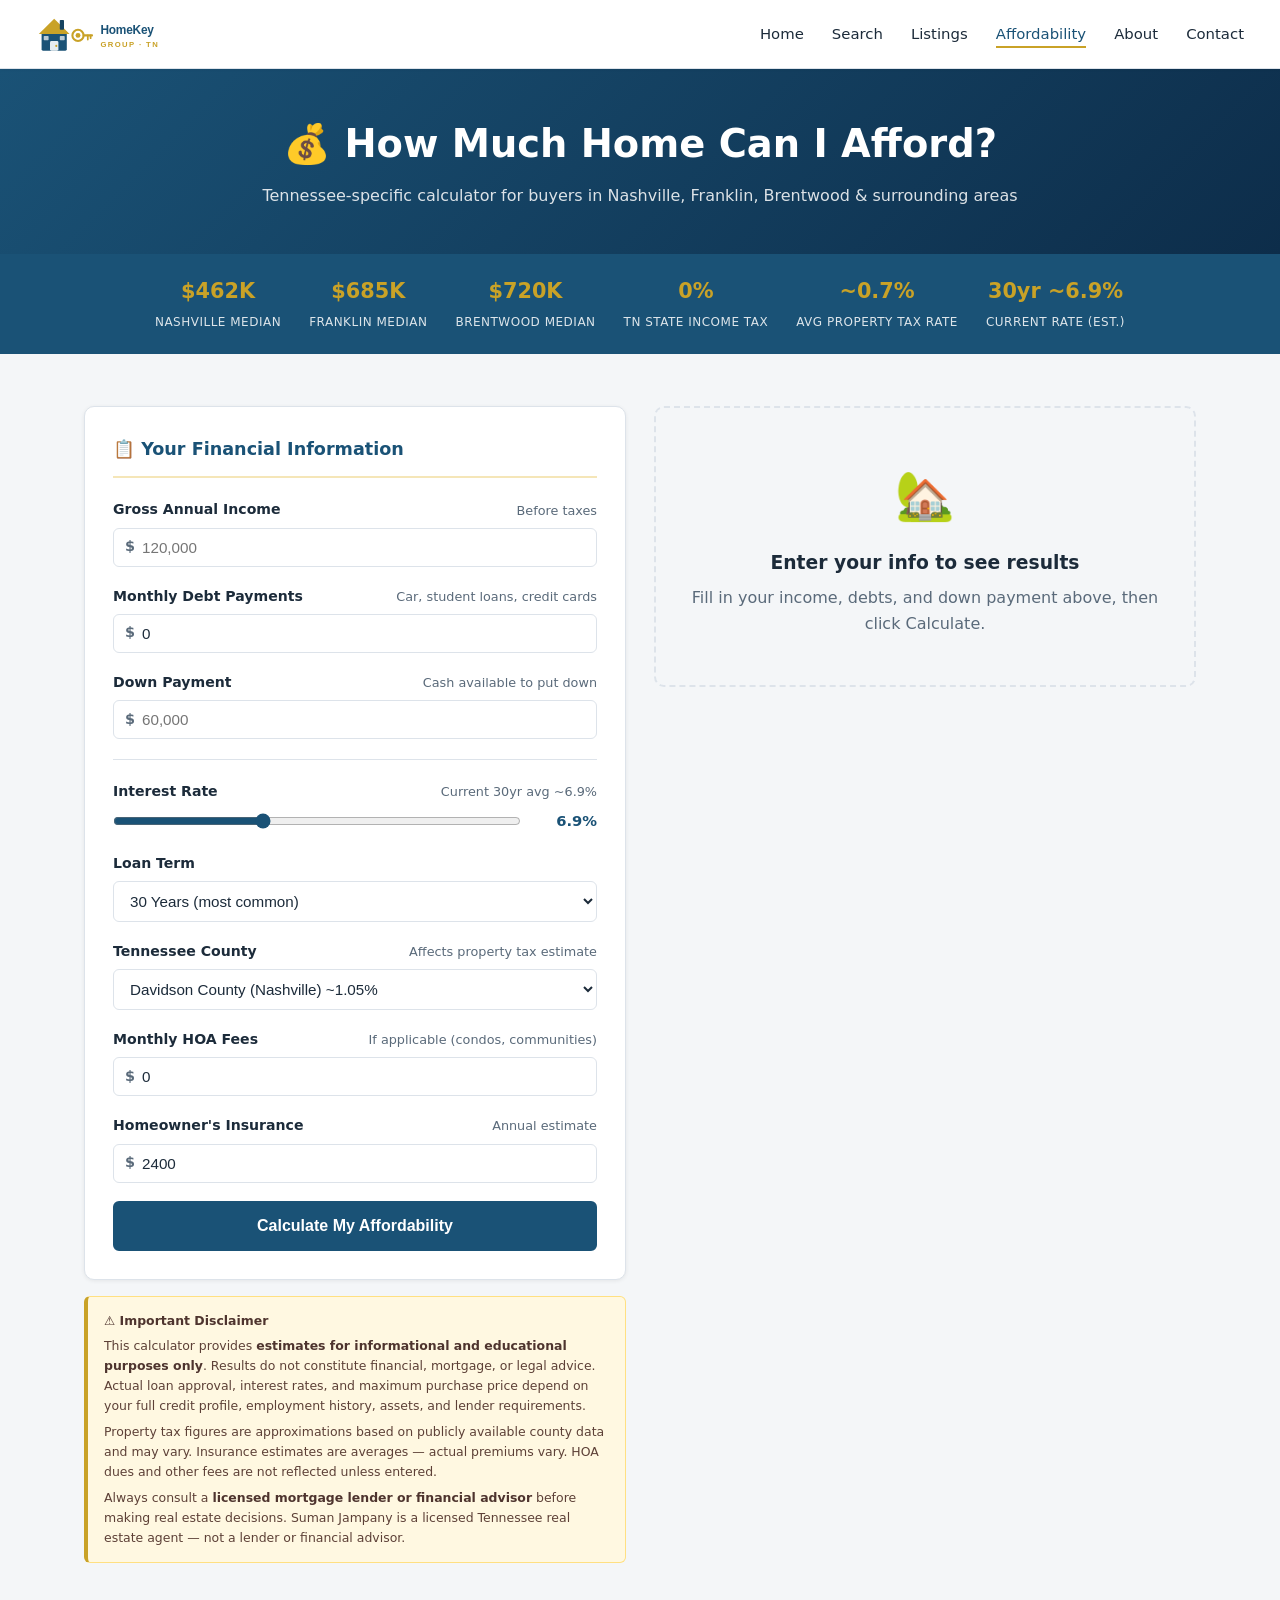
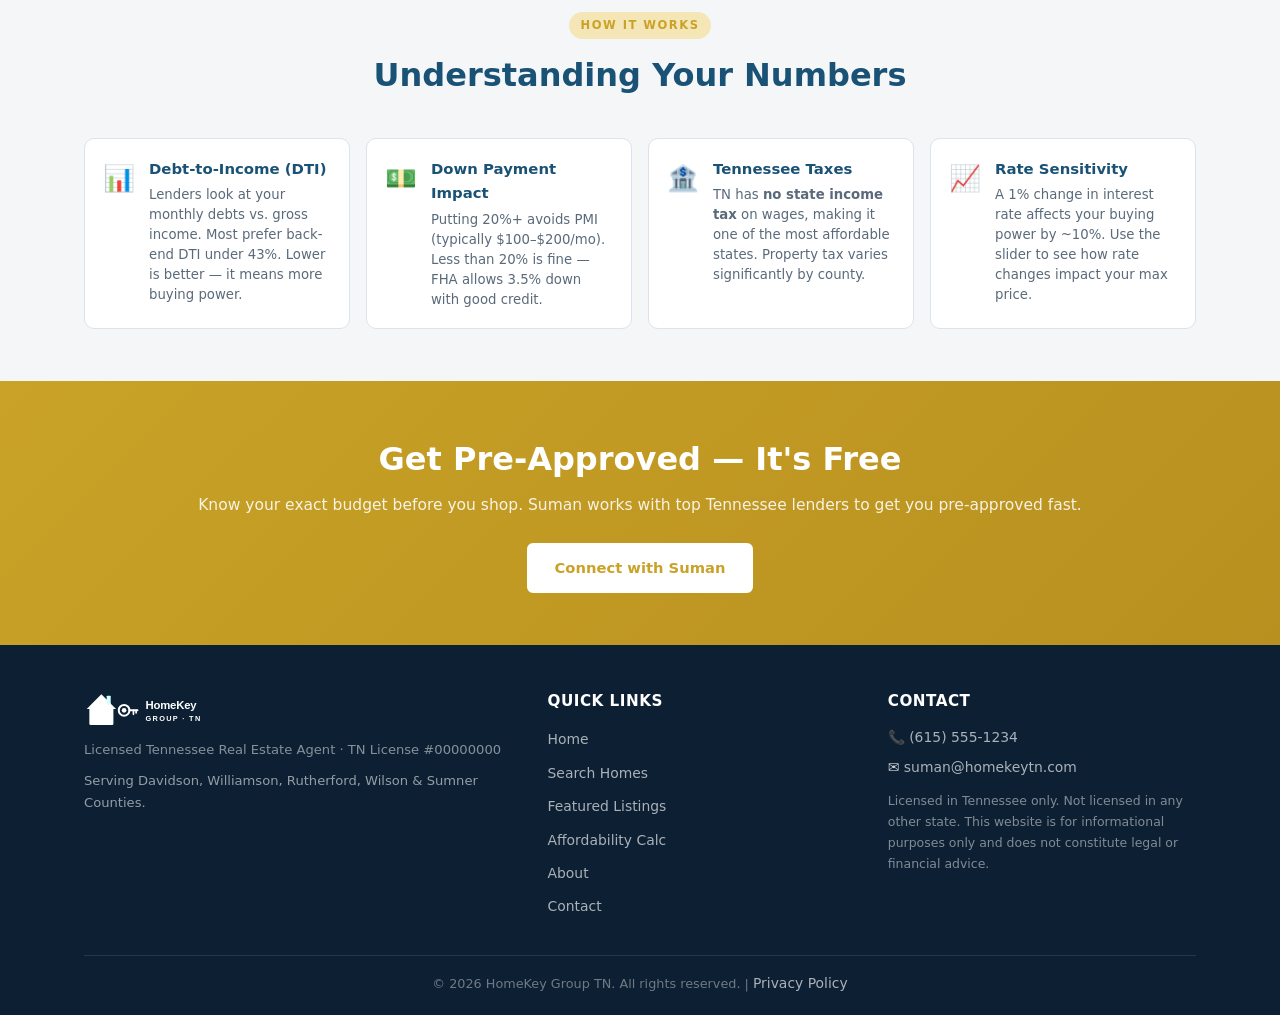
<file: calculator/index.html>
<!DOCTYPE html>
<html lang="en">
<head>
  <meta charset="UTF-8">
  <meta name="viewport" content="width=device-width, initial-scale=1.0">
  <meta name="description" content="Free home affordability calculator for Tennessee buyers. Estimate how much home you can afford in Nashville, Franklin, Brentwood and more.">
  <title>How Much Can I Afford? - HomeKey Group TN</title>
  <link rel="stylesheet" href="../css/styles.css">
  <style>
    /* ── Calculator Page ── */
    .calc-wrapper {
      display: grid;
      grid-template-columns: 1fr 1fr;
      gap: 28px;
      align-items: start;
    }

    /* Input panel */
    .calc-panel {
      background: var(--white);
      border-radius: var(--radius);
      border: 1px solid var(--border);
      box-shadow: var(--shadow-sm);
      padding: 28px;
    }
    .calc-panel h2 {
      font-size: 1.1rem;
      color: var(--primary);
      margin-bottom: 20px;
      padding-bottom: 12px;
      border-bottom: 2px solid var(--accent-light);
      text-align: left;
    }
    .calc-group {
      margin-bottom: 18px;
    }
    .calc-group label {
      display: flex;
      justify-content: space-between;
      align-items: center;
      font-weight: 600;
      font-size: 0.88rem;
      color: var(--text);
      margin-bottom: 6px;
    }
    .calc-group label span {
      font-weight: 400;
      color: var(--text-light);
      font-size: 0.8rem;
    }
    .calc-input-wrap {
      position: relative;
    }
    .calc-prefix, .calc-suffix {
      position: absolute;
      top: 50%;
      transform: translateY(-50%);
      color: var(--text-light);
      font-size: 0.9rem;
      font-weight: 600;
      pointer-events: none;
    }
    .calc-prefix { left: 12px; }
    .calc-suffix { right: 12px; }
    .calc-input-wrap input,
    .calc-input-wrap select {
      width: 100%;
      padding: 10px 36px 10px 28px;
      border: 1px solid var(--border);
      border-radius: var(--radius-sm);
      font-size: 0.95rem;
      color: var(--text);
      background: var(--white);
      transition: border-color 0.2s;
    }
    .calc-input-wrap.no-prefix input,
    .calc-input-wrap.no-prefix select {
      padding-left: 12px;
    }
    .calc-input-wrap.no-suffix input {
      padding-right: 12px;
    }
    .calc-input-wrap input:focus,
    .calc-input-wrap select:focus {
      outline: none;
      border-color: var(--primary);
      box-shadow: 0 0 0 3px rgba(26,82,118,0.08);
    }
    .calc-divider {
      border: none;
      border-top: 1px solid var(--border);
      margin: 20px 0;
    }
    .calc-btn {
      width: 100%;
      padding: 14px;
      font-size: 1rem;
      font-weight: 700;
    }

    /* Slider range */
    .range-row {
      display: flex;
      align-items: center;
      gap: 12px;
    }
    .range-row input[type="range"] {
      flex: 1;
      accent-color: var(--primary);
      padding: 0;
      border: none;
      background: none;
      box-shadow: none;
    }
    .range-val {
      min-width: 64px;
      text-align: right;
      font-weight: 700;
      color: var(--primary);
      font-size: 0.92rem;
    }

    /* Results panel */
    .results-panel {
      position: sticky;
      top: 80px;
    }
    .result-card {
      background: var(--white);
      border-radius: var(--radius);
      border: 1px solid var(--border);
      box-shadow: var(--shadow-sm);
      overflow: hidden;
      margin-bottom: 16px;
    }
    .result-card-header {
      padding: 14px 20px;
      display: flex;
      align-items: center;
      gap: 10px;
    }
    .result-card-header.conservative { background: #e8f5e9; }
    .result-card-header.moderate     { background: #e3f2fd; }
    .result-card-header.maximum      { background: #fff3e0; }
    .result-card-header h3 {
      font-size: 0.88rem;
      font-weight: 700;
      text-transform: uppercase;
      letter-spacing: 0.5px;
      margin-bottom: 2px;
    }
    .result-card-header.conservative h3 { color: #2e7d32; }
    .result-card-header.moderate     h3 { color: #1565c0; }
    .result-card-header.maximum      h3 { color: #e65100; }
    .result-card-header p { font-size: 0.78rem; color: var(--text-light); }
    .result-icon { font-size: 1.4rem; }

    .result-price {
      padding: 16px 20px 6px;
      font-size: 2rem;
      font-weight: 800;
      color: var(--primary);
      line-height: 1;
    }
    .result-price span {
      font-size: 0.85rem;
      font-weight: 400;
      color: var(--text-light);
      display: block;
      margin-top: 4px;
    }

    .result-breakdown {
      padding: 0 20px 16px;
      display: grid;
      grid-template-columns: 1fr 1fr;
      gap: 8px;
    }
    .breakdown-item {
      background: var(--bg-light);
      border-radius: var(--radius-sm);
      padding: 8px 10px;
    }
    .breakdown-item .b-label {
      font-size: 0.72rem;
      color: var(--text-light);
      text-transform: uppercase;
      letter-spacing: 0.5px;
      margin-bottom: 3px;
    }
    .breakdown-item .b-value {
      font-size: 0.92rem;
      font-weight: 700;
      color: var(--text);
    }

    /* Empty state */
    .results-empty {
      background: var(--bg-light);
      border: 2px dashed var(--border);
      border-radius: var(--radius);
      padding: 48px 24px;
      text-align: center;
      color: var(--text-light);
    }
    .results-empty .empty-icon { font-size: 3rem; margin-bottom: 12px; }
    .results-empty h3 { color: var(--text); margin-bottom: 6px; }

    /* Disclaimer */
    .disclaimer-box {
      background: #fff8e1;
      border: 1px solid #ffe082;
      border-left: 4px solid var(--accent);
      border-radius: var(--radius-sm);
      padding: 14px 16px;
      margin-top: 16px;
    }
    .disclaimer-box p {
      font-size: 0.78rem;
      color: #5d4037;
      line-height: 1.6;
      margin-bottom: 6px;
    }
    .disclaimer-box p:last-child { margin-bottom: 0; }
    .disclaimer-box strong { color: #4e342e; }

    /* TN county info strip */
    .tn-strip {
      background: var(--primary);
      color: var(--white);
      padding: 20px 24px;
      display: flex;
      gap: 28px;
      flex-wrap: wrap;
      justify-content: center;
      margin-bottom: 0;
    }
    .tn-stat { text-align: center; }
    .tn-stat strong { display: block; font-size: 1.3rem; font-weight: 800; color: var(--accent); }
    .tn-stat span { font-size: 0.75rem; opacity: 0.85; text-transform: uppercase; letter-spacing: 0.5px; }

    /* CTA strip */
    .calc-cta {
      background: var(--bg-light);
      border: 1px solid var(--border);
      border-radius: var(--radius);
      padding: 20px;
      text-align: center;
      margin-top: 16px;
    }
    .calc-cta h4 { color: var(--primary); margin-bottom: 6px; font-size: 0.97rem; }
    .calc-cta p { font-size: 0.84rem; color: var(--text-light); margin-bottom: 12px; }

    @media (max-width: 860px) {
      .calc-wrapper { grid-template-columns: 1fr; }
      .results-panel { position: static; }
    }
    @media (max-width: 480px) {
      .result-breakdown { grid-template-columns: 1fr; }
    }
  </style>
</head>
<body>

<header>
  <nav class="navbar">
    <div class="logo">
      <a href="../">
        <img src="../img/logo.svg" alt="HomeKey Group TN" style="height:42px;display:block">
      </a>
    </div>
    <button class="nav-toggle" aria-label="Toggle navigation">&#9776;</button>
    <ul class="nav-links">
      <li><a href="../">Home</a></li>
      <li><a href="../search/">Search</a></li>
      <li><a href="../listings/">Listings</a></li>
      <li><a href="../calculator/" class="active">Affordability</a></li>
      <li><a href="../about/">About</a></li>
      <li><a href="../contact/">Contact</a></li>
    </ul>
  </nav>
</header>

<main>

  <section class="page-hero">
    <h1>💰 How Much Home Can I Afford?</h1>
    <p>Tennessee-specific calculator for buyers in Nashville, Franklin, Brentwood &amp; surrounding areas</p>
  </section>

  <!-- TN market context strip -->
  <div class="tn-strip">
    <div class="tn-stat"><strong>$462K</strong><span>Nashville Median</span></div>
    <div class="tn-stat"><strong>$685K</strong><span>Franklin Median</span></div>
    <div class="tn-stat"><strong>$720K</strong><span>Brentwood Median</span></div>
    <div class="tn-stat"><strong>0%</strong><span>TN State Income Tax</span></div>
    <div class="tn-stat"><strong>~0.7%</strong><span>Avg Property Tax Rate</span></div>
    <div class="tn-stat"><strong>30yr ~6.9%</strong><span>Current Rate (est.)</span></div>
  </div>

  <section style="background:var(--bg-light)">
    <div class="container">
      <div class="calc-wrapper">

        <!-- ── Input Panel ── -->
        <div>
          <div class="calc-panel">
            <h2>📋 Your Financial Information</h2>

            <div class="calc-group">
              <label>Gross Annual Income <span>Before taxes</span></label>
              <div class="calc-input-wrap">
                <span class="calc-prefix">$</span>
                <input type="number" id="income" placeholder="120,000" min="0" step="1000" value="">
              </div>
            </div>

            <div class="calc-group">
              <label>Monthly Debt Payments <span>Car, student loans, credit cards</span></label>
              <div class="calc-input-wrap">
                <span class="calc-prefix">$</span>
                <input type="number" id="debts" placeholder="500" min="0" step="50" value="0">
              </div>
            </div>

            <div class="calc-group">
              <label>Down Payment <span>Cash available to put down</span></label>
              <div class="calc-input-wrap">
                <span class="calc-prefix">$</span>
                <input type="number" id="downPayment" placeholder="60,000" min="0" step="1000" value="">
              </div>
            </div>

            <hr class="calc-divider">

            <div class="calc-group">
              <label>Interest Rate <span>Current 30yr avg ~6.9%</span></label>
              <div class="range-row">
                <input type="range" id="rateSlider" min="4" max="12" step="0.1" value="6.9">
                <span class="range-val" id="rateDisplay">6.9%</span>
              </div>
            </div>

            <div class="calc-group">
              <label>Loan Term</label>
              <div class="calc-input-wrap no-prefix no-suffix">
                <select id="loanTerm">
                  <option value="30">30 Years (most common)</option>
                  <option value="20">20 Years</option>
                  <option value="15">15 Years (lower interest)</option>
                  <option value="10">10 Years</option>
                </select>
              </div>
            </div>

            <div class="calc-group">
              <label>Tennessee County <span>Affects property tax estimate</span></label>
              <div class="calc-input-wrap no-prefix no-suffix">
                <select id="county">
                  <option value="0.0056">Williamson County (Franklin, Brentwood) ~0.56%</option>
                  <option value="0.0105" selected>Davidson County (Nashville) ~1.05%</option>
                  <option value="0.0065">Rutherford County (Murfreesboro) ~0.65%</option>
                  <option value="0.0060">Wilson County (Lebanon, Mt. Juliet) ~0.60%</option>
                  <option value="0.0062">Sumner County (Hendersonville, Gallatin) ~0.62%</option>
                  <option value="0.0058">Maury County (Columbia, Spring Hill) ~0.58%</option>
                  <option value="0.0070">Other Tennessee County ~0.70%</option>
                </select>
              </div>
            </div>

            <div class="calc-group">
              <label>Monthly HOA Fees <span>If applicable (condos, communities)</span></label>
              <div class="calc-input-wrap">
                <span class="calc-prefix">$</span>
                <input type="number" id="hoa" placeholder="0" min="0" step="25" value="0">
              </div>
            </div>

            <div class="calc-group">
              <label>Homeowner's Insurance <span>Annual estimate</span></label>
              <div class="calc-input-wrap">
                <span class="calc-prefix">$</span>
                <input type="number" id="insurance" placeholder="2,400" min="0" step="100" value="2400">
              </div>
            </div>

            <button class="btn btn-primary calc-btn" onclick="calculateAffordability()">
              Calculate My Affordability
            </button>
          </div>

          <!-- Disclaimer always visible below inputs -->
          <div class="disclaimer-box" style="margin-top:16px">
            <p><strong>⚠️ Important Disclaimer</strong></p>
            <p>This calculator provides <strong>estimates for informational and educational purposes only</strong>. Results do not constitute financial, mortgage, or legal advice. Actual loan approval, interest rates, and maximum purchase price depend on your full credit profile, employment history, assets, and lender requirements.</p>
            <p>Property tax figures are approximations based on publicly available county data and may vary. Insurance estimates are averages — actual premiums vary. HOA dues and other fees are not reflected unless entered.</p>
            <p>Always consult a <strong>licensed mortgage lender or financial advisor</strong> before making real estate decisions. Suman Jampany is a licensed Tennessee real estate agent — not a lender or financial advisor.</p>
          </div>
        </div>

        <!-- ── Results Panel ── -->
        <div class="results-panel">

          <div id="resultsEmpty" class="results-empty">
            <div class="empty-icon">🏡</div>
            <h3>Enter your info to see results</h3>
            <p>Fill in your income, debts, and down payment above, then click Calculate.</p>
          </div>

          <div id="resultsContent" style="display:none">

            <!-- Conservative -->
            <div class="result-card">
              <div class="result-card-header conservative">
                <span class="result-icon">🟢</span>
                <div>
                  <h3>Conservative</h3>
                  <p>28% front-end DTI · Comfortable payment</p>
                </div>
              </div>
              <div class="result-price" id="priceConservative">—<span id="loanConservative"></span></div>
            </div>

            <!-- Moderate -->
            <div class="result-card">
              <div class="result-card-header moderate">
                <span class="result-icon">🔵</span>
                <div>
                  <h3>Moderate</h3>
                  <p>36% back-end DTI · Most lenders' standard</p>
                </div>
              </div>
              <div class="result-price" id="priceModerate">—<span id="loanModerate"></span></div>
            </div>

            <!-- Maximum -->
            <div class="result-card">
              <div class="result-card-header maximum">
                <span class="result-icon">🟠</span>
                <div>
                  <h3>Maximum (Stretch)</h3>
                  <p>43% back-end DTI · FHA / upper limit</p>
                </div>
              </div>
              <div class="result-price" id="priceMaximum">—<span id="loanMaximum"></span></div>
            </div>

            <!-- CTA -->
            <div class="calc-cta">
              <h4>Ready to find homes in your budget?</h4>
              <p>Suman can show you exactly what's available in your price range across Tennessee.</p>
              <div style="display:flex;gap:10px;justify-content:center;flex-wrap:wrap">
                <a href="../search/" class="btn btn-primary">Search Homes</a>
                <a href="../contact/" class="btn btn-outline">Talk to Suman</a>
              </div>
            </div>

          </div><!-- /resultsContent -->
        </div>

      </div><!-- /calc-wrapper -->

      <!-- How it works -->
      <div style="margin-top:48px">
        <div class="section-header">
          <div class="label">How It Works</div>
          <h2>Understanding Your Numbers</h2>
        </div>
        <div class="why-grid">
          <div class="why-item">
            <div class="why-icon">📊</div>
            <div>
              <h4>Debt-to-Income (DTI)</h4>
              <p>Lenders look at your monthly debts vs. gross income. Most prefer back-end DTI under 43%. Lower is better — it means more buying power.</p>
            </div>
          </div>
          <div class="why-item">
            <div class="why-icon">💵</div>
            <div>
              <h4>Down Payment Impact</h4>
              <p>Putting 20%+ avoids PMI (typically $100–$200/mo). Less than 20% is fine — FHA allows 3.5% down with good credit.</p>
            </div>
          </div>
          <div class="why-item">
            <div class="why-icon">🏦</div>
            <div>
              <h4>Tennessee Taxes</h4>
              <p>TN has <strong>no state income tax</strong> on wages, making it one of the most affordable states. Property tax varies significantly by county.</p>
            </div>
          </div>
          <div class="why-item">
            <div class="why-icon">📈</div>
            <div>
              <h4>Rate Sensitivity</h4>
              <p>A 1% change in interest rate affects your buying power by ~10%. Use the slider to see how rate changes impact your max price.</p>
            </div>
          </div>
        </div>
      </div>

    </div>
  </section>

  <section class="cta-banner">
    <div class="container">
      <h2>Get Pre-Approved — It's Free</h2>
      <p>Know your exact budget before you shop. Suman works with top Tennessee lenders to get you pre-approved fast.</p>
      <a href="../contact/" class="btn btn-primary">Connect with Suman</a>
    </div>
  </section>

</main>

<footer>
  <div class="container">
    <div class="footer-grid">
      <div class="footer-col">
        <img src="../img/logo.svg" alt="HomeKey Group TN" style="height:40px;margin-bottom:10px;filter:brightness(10)">
        <p class="footer-tagline">Licensed Tennessee Real Estate Agent · TN License #00000000</p>
        <p style="margin-top:8px;font-size:0.82rem;opacity:0.7">Serving Davidson, Williamson, Rutherford, Wilson &amp; Sumner Counties.</p>
      </div>
      <div class="footer-col">
        <h4>Quick Links</h4>
        <ul>
          <li><a href="../">Home</a></li>
          <li><a href="../search/">Search Homes</a></li>
          <li><a href="../listings/">Featured Listings</a></li>
          <li><a href="../calculator/">Affordability Calc</a></li>
          <li><a href="../about/">About</a></li>
          <li><a href="../contact/">Contact</a></li>
        </ul>
      </div>
      <div class="footer-col">
        <h4>Contact</h4>
        <p>📞 <a href="tel:+16155551234">(615) 555-1234</a></p>
        <p style="margin-top:6px">✉️ <a href="mailto:suman@homekeytn.com">suman@homekeytn.com</a></p>
        <p style="margin-top:10px;font-size:0.78rem;opacity:0.6">Licensed in Tennessee only. Not licensed in any other state. This website is for informational purposes only and does not constitute legal or financial advice.</p>
      </div>
    </div>
    <p class="footer-bottom">&copy; 2026 HomeKey Group TN. All rights reserved. | <a href="#">Privacy Policy</a></p>
  </div>
</footer>

<script src="../js/scripts.js"></script>
<script>
// Rate slider
const rateSlider = document.getElementById('rateSlider');
const rateDisplay = document.getElementById('rateDisplay');
rateSlider.addEventListener('input', () => {
  rateDisplay.textContent = parseFloat(rateSlider.value).toFixed(1) + '%';
});

// Format currency
function fmt(n) {
  return '$' + Math.round(n).toLocaleString();
}
function fmtShort(n) {
  if (n >= 1000000) return '$' + (n/1000000).toFixed(2) + 'M';
  if (n >= 1000) return '$' + Math.round(n/1000) + 'K';
  return fmt(n);
}

// Max loan from monthly PI payment
function maxLoanFromPayment(monthlyPI, annualRate, termYears) {
  const n = termYears * 12;
  const r = annualRate / 100 / 12;
  if (r === 0) return monthlyPI * n;
  return monthlyPI * (1 - Math.pow(1 + r, -n)) / r;
}

// Monthly PI payment from loan amount
function monthlyPayment(loan, annualRate, termYears) {
  const n = termYears * 12;
  const r = annualRate / 100 / 12;
  if (r === 0) return loan / n;
  return loan * r * Math.pow(1 + r, n) / (Math.pow(1 + r, n) - 1);
}

function buildBreakdown(homePrice, annualRate, termYears, annualTaxRate, annualInsurance, hoa) {
  const downPct = parseFloat(document.getElementById('downPayment').value) || 0;
  const loan = Math.max(0, homePrice - downPct);
  const pi = monthlyPayment(loan, annualRate, termYears);
  const tax = homePrice * annualTaxRate / 12;
  const ins = annualInsurance / 12;
  const total = pi + tax + ins + hoa;

  return {
    pi: pi,
    tax: tax,
    ins: ins,
    hoa: hoa,
    total: total,
    loan: loan
  };
}

function renderCard(idPrefix, homePrice, annualRate, termYears, annualTaxRate, annualInsurance, hoa) {
  if (homePrice <= 0) {
    document.getElementById('price' + idPrefix).innerHTML = '<span style="color:#e74c3c;font-size:1rem">Income may be too low for this scenario</span>';
    // breakdown section removed
    return;
  }
  const b = buildBreakdown(homePrice, annualRate, termYears, annualTaxRate, annualInsurance, hoa);
  document.getElementById('price' + idPrefix).innerHTML =
    fmtShort(homePrice) +
    '<span>Max purchase price &nbsp;·&nbsp; Loan: ' + fmtShort(b.loan) + '</span>';

  // breakdown section removed
}

function calculateAffordability() {
  const income       = parseFloat(document.getElementById('income').value);
  const debts        = parseFloat(document.getElementById('debts').value) || 0;
  const down         = parseFloat(document.getElementById('downPayment').value) || 0;
  const rate         = parseFloat(rateSlider.value);
  const term         = parseInt(document.getElementById('loanTerm').value);
  const taxRate      = parseFloat(document.getElementById('county').value);
  const hoa          = parseFloat(document.getElementById('hoa').value) || 0;
  const insurance    = parseFloat(document.getElementById('insurance').value) || 2400;

  if (!income || income <= 0) {
    alert('Please enter your gross annual income.');
    return;
  }

  const monthlyIncome = income / 12;
  const monthlyTaxBase = taxRate / 12; // per dollar of home price
  const monthlyIns = insurance / 12;

  // For each DTI scenario, solve for max home price:
  // PITI + HOA ≤ DTI × monthlyIncome - debts (back-end)
  // PI ≤ budget - tax - ins - HOA
  // PI = maxLoanFromPayment(...) × rate formula
  // Since tax depends on home price, iterate:
  function solveMaxPrice(dtiLimit, useBackEnd) {
    const budget = useBackEnd
      ? (monthlyIncome * dtiLimit) - debts - hoa - monthlyIns
      : (monthlyIncome * dtiLimit) - hoa - monthlyIns;

    // Start with PI budget ignoring tax, then iterate
    let piGuess = budget;
    let homePrice = 0;
    for (let i = 0; i < 10; i++) {
      const loan = maxLoanFromPayment(piGuess, rate, term);
      homePrice = loan + down;
      const taxPayment = homePrice * monthlyTaxBase;
      piGuess = budget - taxPayment;
      if (piGuess <= 0) return 0;
    }
    return Math.max(0, homePrice);
  }

  const conservative = solveMaxPrice(0.28, false); // front-end, no debts
  const moderate     = solveMaxPrice(0.36, true);  // back-end 36%
  const maximum      = solveMaxPrice(0.43, true);  // back-end 43%

  document.getElementById('resultsEmpty').style.display = 'none';
  document.getElementById('resultsContent').style.display = 'block';

  renderCard('Conservative', conservative, rate, term, taxRate, insurance, hoa);
  renderCard('Moderate',     moderate,     rate, term, taxRate, insurance, hoa);
  renderCard('Maximum',      maximum,      rate, term, taxRate, insurance, hoa);
}

// Allow Enter key to calculate
document.querySelectorAll('.calc-panel input, .calc-panel select').forEach(el => {
  el.addEventListener('keydown', e => { if (e.key === 'Enter') calculateAffordability(); });
});
</script>
</body>
</html>
</file>
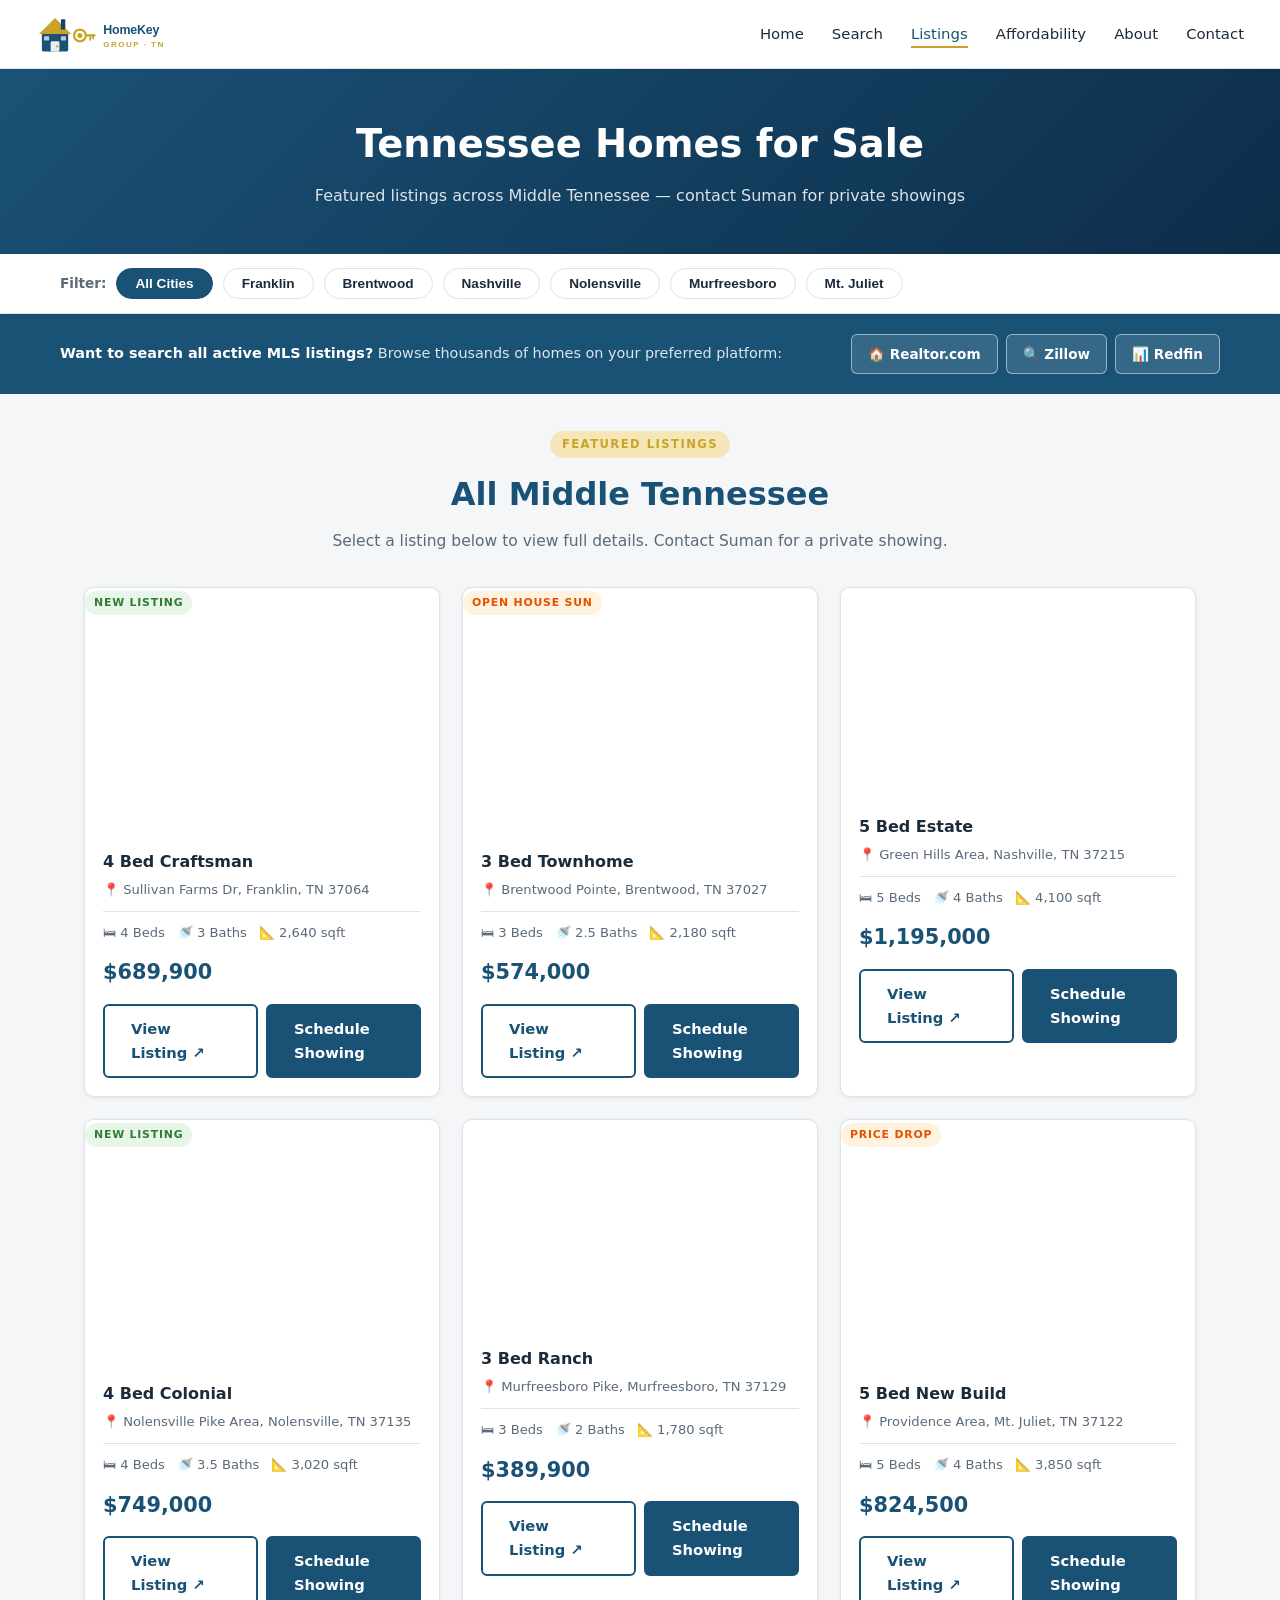
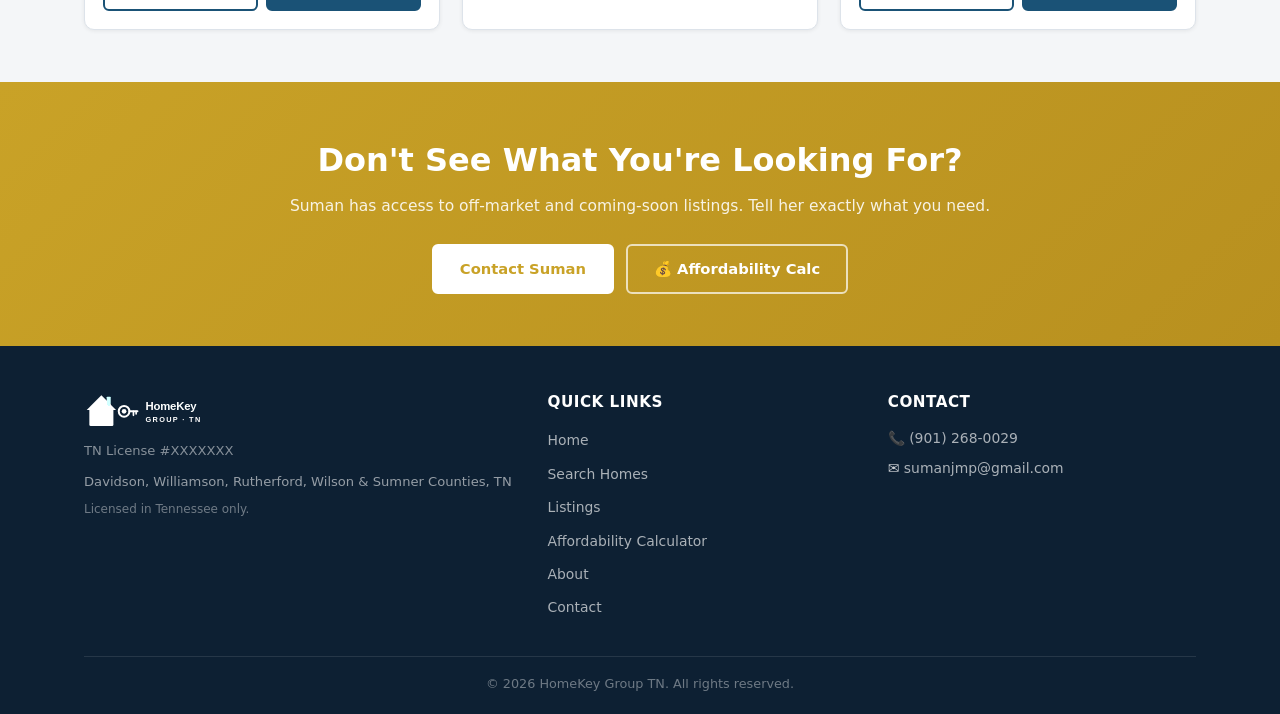
<file: listings/index.html>
<!DOCTYPE html>
<html lang="en">
<head>
  <meta charset="UTF-8">
  <meta name="viewport" content="width=device-width, initial-scale=1.0">
  <meta name="description" content="Browse real estate listings in Nashville, Franklin, Brentwood, Murfreesboro and Middle Tennessee.">
  <title>Tennessee Listings - HomeKey Group TN</title>
  <link rel="stylesheet" href="../css/styles.css">
  <link rel="stylesheet" href="../css/listings.css">
  <style>
    .city-toolbar {
      background: var(--white);
      border-bottom: 1px solid var(--border);
      padding: 14px 24px;
      position: sticky;
      top: 68px;
      z-index: 50;
      box-shadow: var(--shadow-sm);
    }
    .city-toolbar-inner {
      max-width: 1160px;
      margin: 0 auto;
      display: flex;
      gap: 10px;
      align-items: center;
      flex-wrap: wrap;
    }
    .city-toolbar-inner > span {
      font-size: 0.85rem;
      color: var(--text-light);
      font-weight: 600;
    }

    .listings-section { background: var(--bg-light); padding: 36px 0 52px; }

    /* Search-all bar */
    .search-all-bar {
      background: var(--primary);
      padding: 20px 24px;
    }
    .search-all-bar-inner {
      max-width: 1160px;
      margin: 0 auto;
      display: flex;
      gap: 12px;
      align-items: center;
      flex-wrap: wrap;
    }
    .search-all-bar p {
      color: rgba(255,255,255,0.85);
      font-size: 0.9rem;
      margin: 0;
      flex: 1;
    }
    .search-all-bar p strong { color: #fff; }
    .search-platform-btns { display: flex; gap: 8px; flex-wrap: wrap; }
    .btn-platform {
      display: inline-flex;
      align-items: center;
      gap: 6px;
      padding: 8px 16px;
      border-radius: 6px;
      font-size: 0.85rem;
      font-weight: 600;
      text-decoration: none;
      border: 1.5px solid rgba(255,255,255,0.5);
      color: #fff;
      background: rgba(255,255,255,0.12);
      transition: background .2s;
    }
    .btn-platform:hover { background: rgba(255,255,255,0.25); }

    /* City section headers */
    .city-section { margin-bottom: 40px; }
    .city-section-header {
      display: flex;
      align-items: center;
      justify-content: space-between;
      margin-bottom: 18px;
      flex-wrap: wrap;
      gap: 10px;
    }
    .city-section-header h3 {
      font-size: 1.15rem;
      color: var(--primary);
      margin: 0;
    }
    .city-section-header a {
      font-size: 0.83rem;
      color: var(--primary);
      text-decoration: none;
      font-weight: 600;
    }
    .city-section-header a:hover { text-decoration: underline; }
  </style>
</head>
<body>

<header>
  <nav class="navbar">
    <div class="logo">
      <a href="../">
        <img src="../img/logo.svg" alt="HomeKey Group TN" style="height:44px">
      </a>
    </div>
    <button class="nav-toggle" aria-label="Toggle navigation">&#9776;</button>
    <ul class="nav-links">
      <li><a href="../">Home</a></li>
      <li><a href="../search/">Search</a></li>
      <li><a href="../listings/" class="active">Listings</a></li>
      <li><a href="../calculator/">Affordability</a></li>
      <li><a href="../about/">About</a></li>
      <li><a href="../contact/">Contact</a></li>
    </ul>
  </nav>
</header>

<main>

  <section class="page-hero">
    <h1>Tennessee Homes for Sale</h1>
    <p>Featured listings across Middle Tennessee — contact Suman for private showings</p>
  </section>

  <!-- City filter pills -->
  <div class="city-toolbar">
    <div class="city-toolbar-inner">
      <span>Filter:</span>
      <button class="city-pill active" data-city="all">All Cities</button>
      <button class="city-pill" data-city="Franklin">Franklin</button>
      <button class="city-pill" data-city="Brentwood">Brentwood</button>
      <button class="city-pill" data-city="Nashville">Nashville</button>
      <button class="city-pill" data-city="Nolensville">Nolensville</button>
      <button class="city-pill" data-city="Murfreesboro">Murfreesboro</button>
      <button class="city-pill" data-city="Mt. Juliet">Mt. Juliet</button>
    </div>
  </div>

  <!-- Search-all bar -->
  <div class="search-all-bar">
    <div class="search-all-bar-inner">
      <p><strong>Want to search all active MLS listings?</strong> Browse thousands of homes on your preferred platform:</p>
      <div class="search-platform-btns">
        <a id="realtorBtn" href="https://www.realtor.com/realestateandhomes-search/Franklin_TN" target="_blank" rel="noopener" class="btn-platform">🏠 Realtor.com</a>
        <a id="zillowBtn"  href="https://www.zillow.com/homes/for_sale/Franklin,-TN/"           target="_blank" rel="noopener" class="btn-platform">🔍 Zillow</a>
        <a id="redfinBtn"  href="https://www.redfin.com/city/7899/TN/Franklin"                  target="_blank" rel="noopener" class="btn-platform">📊 Redfin</a>
      </div>
    </div>
  </div>

  <!-- Featured listing cards -->
  <section class="listings-section">
    <div class="container">
      <div class="section-header" style="margin-bottom:28px">
        <div class="label">Featured Listings</div>
        <h2 id="listingsHeading">All Middle Tennessee</h2>
        <p>Select a listing below to view full details. Contact Suman for a private showing.</p>
      </div>
      <div class="listings-grid" id="listingsGrid"></div>
    </div>
  </section>

  <section class="cta-banner">
    <div class="container">
      <h2>Don't See What You're Looking For?</h2>
      <p>Suman has access to off-market and coming-soon listings. Tell her exactly what you need.</p>
      <div style="display:flex;gap:12px;justify-content:center;flex-wrap:wrap">
        <a href="../contact/" class="btn btn-primary">Contact Suman</a>
        <a href="../calculator/" style="background:transparent;color:#fff;border:2px solid rgba(255,255,255,0.7);padding:11px 26px;border-radius:6px;font-weight:600;font-size:0.92rem">💰 Affordability Calc</a>
      </div>
    </div>
  </section>

</main>

<footer>
  <div class="container">
    <div class="footer-grid">
      <div class="footer-col">
        <img src="../img/logo.svg" alt="HomeKey Group TN" style="height:40px;margin-bottom:10px;filter:brightness(10)">
        <p class="footer-tagline" data-cfg-license>TN License #XXXXXXX</p>
        <p style="margin-top:8px;font-size:0.82rem;opacity:0.7" data-cfg-service-area></p>
        <p style="margin-top:6px;font-size:0.75rem;opacity:0.5">Licensed in Tennessee only.</p>
      </div>
      <div class="footer-col">
        <h4>Quick Links</h4>
        <ul>
          <li><a href="../">Home</a></li>
          <li><a href="../search/">Search Homes</a></li>
          <li><a href="../listings/">Listings</a></li>
          <li><a href="../calculator/">Affordability Calculator</a></li>
          <li><a href="../about/">About</a></li>
          <li><a href="../contact/">Contact</a></li>
        </ul>
      </div>
      <div class="footer-col">
        <h4>Contact</h4>
        <p>📞 <a data-cfg-phone href="#">(901) 268-0029</a></p>
        <p style="margin-top:6px">✉️ <a data-cfg-email href="#">sumanjmp@gmail.com</a></p>
      </div>
    </div>
    <p class="footer-bottom"><span data-cfg-copyright></span></p>
  </div>
</footer>

<script src="../js/config.js"></script>
<script src="../js/scripts.js"></script>
<script>
  const listings = SITE_CONFIG.featuredListings;

  // External search URLs per city
  const citySearchUrls = {
    'Franklin':     { realtor: 'https://www.realtor.com/realestateandhomes-search/Franklin_TN',      zillow: 'https://www.zillow.com/homes/for_sale/Franklin,-TN/',      redfin: 'https://www.redfin.com/city/7899/TN/Franklin' },
    'Brentwood':    { realtor: 'https://www.realtor.com/realestateandhomes-search/Brentwood_TN',     zillow: 'https://www.zillow.com/homes/for_sale/Brentwood,-TN/',     redfin: 'https://www.redfin.com/city/7070/TN/Brentwood' },
    'Nashville':    { realtor: 'https://www.realtor.com/realestateandhomes-search/Nashville_TN',     zillow: 'https://www.zillow.com/homes/for_sale/Nashville,-TN/',     redfin: 'https://www.redfin.com/city/13501/TN/Nashville' },
    'Murfreesboro': { realtor: 'https://www.realtor.com/realestateandhomes-search/Murfreesboro_TN',  zillow: 'https://www.zillow.com/homes/for_sale/Murfreesboro,-TN/',  redfin: 'https://www.redfin.com/city/13392/TN/Murfreesboro' },
    'Nolensville':  { realtor: 'https://www.realtor.com/realestateandhomes-search/Nolensville_TN',   zillow: 'https://www.zillow.com/homes/for_sale/Nolensville,-TN/',   redfin: 'https://www.redfin.com/city/13721/TN/Nolensville' },
    'Mt. Juliet':   { realtor: 'https://www.realtor.com/realestateandhomes-search/Mount-Juliet_TN',  zillow: 'https://www.zillow.com/homes/for_sale/Mount-Juliet,-TN/',  redfin: 'https://www.redfin.com/city/13246/TN/Mount-Juliet' },
    'all':          { realtor: 'https://www.realtor.com/realestateandhomes-search/Middle-Tennessee_TN', zillow: 'https://www.zillow.com/homes/for_sale/TN/', redfin: 'https://www.redfin.com/state/Tennessee' },
  };

  function renderCards(filterCity) {
    const grid = document.getElementById('listingsGrid');
    const filtered = filterCity === 'all' ? listings : listings.filter(l => l.city === filterCity);

    if (!filtered.length) {
      grid.innerHTML = `<div style="grid-column:1/-1;text-align:center;padding:48px;color:var(--text-light)">
        <div style="font-size:2.5rem;margin-bottom:12px">🏠</div>
        <h3>No listings for ${filterCity} yet</h3>
        <p>Contact Suman — she may have off-market options.</p>
        <a href="../contact/" class="btn btn-primary" style="margin-top:16px">Contact Suman</a>
      </div>`;
      return;
    }

    grid.innerHTML = filtered.map(l => `
      <div class="listing-card">
        ${l.badge ? `<span class="listing-badge ${l.badgeClass}">${l.badge}</span>` : ''}
        <img class="listing-img" src="${l.image}" alt="${l.title} in ${l.city}, ${l.state}" loading="lazy"
             onerror="this.src='https://images.unsplash.com/photo-1560518883-ce09059eeffa?w=600&h=420&fit=crop'">
        <div class="listing-info">
          <h3>${l.title}</h3>
          <p class="listing-address">📍 ${l.address}, ${l.city}, ${l.state} ${l.zip}</p>
          <div class="listing-details">
            <span>🛏 ${l.beds} Beds</span>
            <span>🚿 ${l.baths} Baths</span>
            <span>📐 ${l.sqft} sqft</span>
          </div>
          <div class="listing-price">${l.price}</div>
          <div style="display:flex;gap:8px;flex-wrap:wrap">
            <a href="${l.detailUrl}" target="_blank" rel="noopener" class="btn btn-outline" style="flex:1">View Listing ↗</a>
            <a href="../contact/" class="btn btn-primary" style="flex:1">Schedule Showing</a>
          </div>
        </div>
      </div>
    `).join('');
  }

  function setCity(city) {
    document.querySelectorAll('.city-pill').forEach(p => p.classList.toggle('active', p.dataset.city === city));
    const heading = document.getElementById('listingsHeading');
    heading.textContent = city === 'all' ? 'All Middle Tennessee' : city + ', TN';

    // Update search bar links
    const urls = citySearchUrls[city] || citySearchUrls['all'];
    document.getElementById('realtorBtn').href = urls.realtor;
    document.getElementById('zillowBtn').href  = urls.zillow;
    document.getElementById('redfinBtn').href  = urls.redfin;

    renderCards(city);
  }

  document.querySelectorAll('.city-pill').forEach(btn => {
    btn.addEventListener('click', () => setCity(btn.dataset.city));
  });

  setCity('all');
</script>
</body>
</html>
</file>
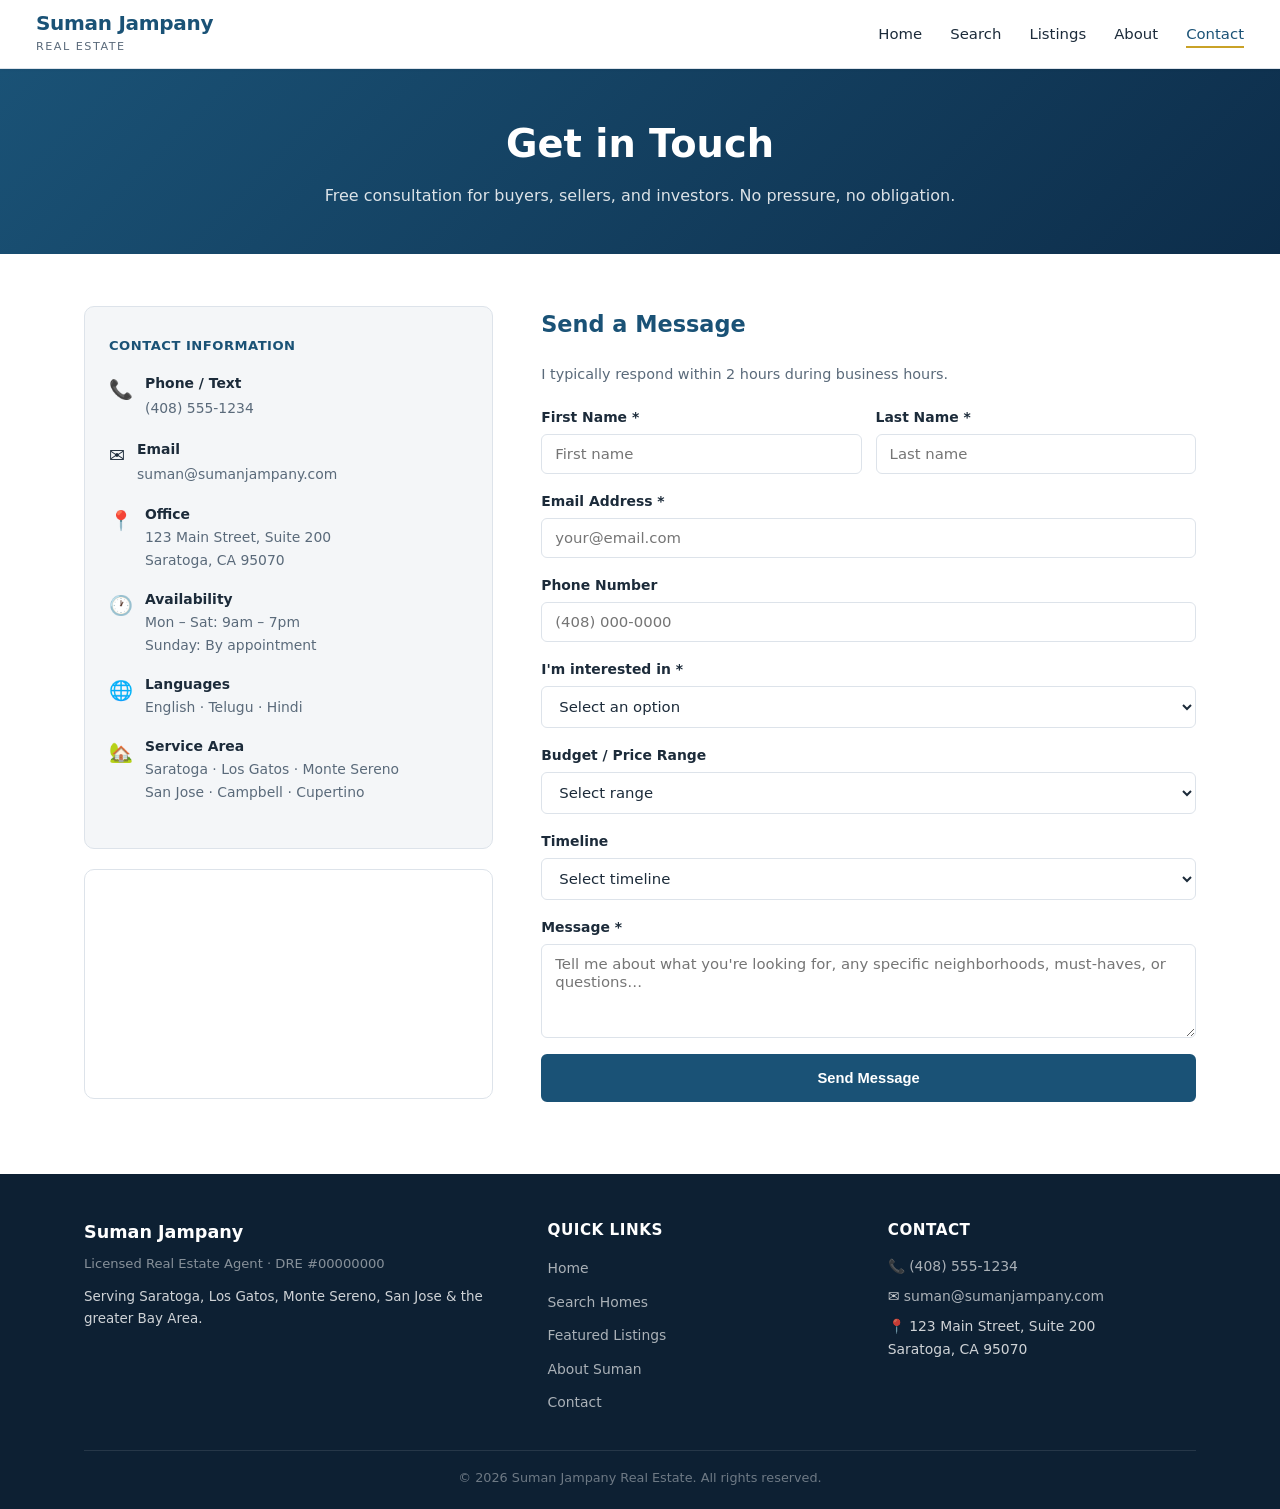
<file: contact.html>
<!DOCTYPE html>
<html lang="en">
<head>
  <meta charset="UTF-8">
  <meta name="viewport" content="width=device-width, initial-scale=1.0">
  <meta name="description" content="Contact Suman Jampany for a free real estate consultation in Saratoga, Los Gatos, and the Bay Area.">
  <title>Contact - Suman Jampany Real Estate</title>
  <link rel="stylesheet" href="css/styles.css">
  <style>
    .contact-section { padding: 52px 0; }
    .contact-card { background: var(--bg-light); border-radius: var(--radius); padding: 28px 24px; border: 1px solid var(--border); }
    .contact-card h3 { font-size: 1rem; color: var(--primary); margin-bottom: 16px; text-transform: uppercase; letter-spacing: 0.5px; font-size: 0.82rem; }
    .contact-row { display: flex; align-items: flex-start; gap: 12px; margin-bottom: 16px; }
    .contact-row-icon { font-size: 1.2rem; flex-shrink: 0; margin-top: 2px; }
    .contact-row-text strong { display: block; font-size: 0.87rem; color: var(--text); }
    .contact-row-text p, .contact-row-text a { font-size: 0.87rem; color: var(--text-light); }
    .contact-row-text a:hover { color: var(--primary); }
    .map-embed { border-radius: var(--radius); overflow: hidden; border: 1px solid var(--border); margin-top: 20px; }
  </style>
</head>
<body>

<header>
  <nav class="navbar">
    <div class="logo">
      <a href="index.html">Suman Jampany</a>
      <span>Real Estate</span>
    </div>
    <button class="nav-toggle" aria-label="Toggle navigation">&#9776;</button>
    <ul class="nav-links">
      <li><a href="index.html">Home</a></li>
      <li><a href="search.html">Search</a></li>
      <li><a href="featured-listings.html">Listings</a></li>
      <li><a href="about.html">About</a></li>
      <li><a href="contact.html" class="active">Contact</a></li>
    </ul>
  </nav>
</header>

<main>

  <section class="page-hero">
    <h1>Get in Touch</h1>
    <p>Free consultation for buyers, sellers, and investors. No pressure, no obligation.</p>
  </section>

  <section class="contact-section">
    <div class="container">
      <div class="contact-grid">

        <!-- Left: contact info -->
        <div>
          <div class="contact-card">
            <h3>Contact Information</h3>
            <div class="contact-row">
              <div class="contact-row-icon">📞</div>
              <div class="contact-row-text">
                <strong>Phone / Text</strong>
                <a href="tel:+14085551234">(408) 555-1234</a>
              </div>
            </div>
            <div class="contact-row">
              <div class="contact-row-icon">✉️</div>
              <div class="contact-row-text">
                <strong>Email</strong>
                <a href="mailto:suman@sumanjampany.com">suman@sumanjampany.com</a>
              </div>
            </div>
            <div class="contact-row">
              <div class="contact-row-icon">📍</div>
              <div class="contact-row-text">
                <strong>Office</strong>
                <p>123 Main Street, Suite 200<br>Saratoga, CA 95070</p>
              </div>
            </div>
            <div class="contact-row">
              <div class="contact-row-icon">🕐</div>
              <div class="contact-row-text">
                <strong>Availability</strong>
                <p>Mon – Sat: 9am – 7pm<br>Sunday: By appointment</p>
              </div>
            </div>
            <div class="contact-row">
              <div class="contact-row-icon">🌐</div>
              <div class="contact-row-text">
                <strong>Languages</strong>
                <p>English · Telugu · Hindi</p>
              </div>
            </div>
            <div class="contact-row">
              <div class="contact-row-icon">🏡</div>
              <div class="contact-row-text">
                <strong>Service Area</strong>
                <p>Saratoga · Los Gatos · Monte Sereno<br>San Jose · Campbell · Cupertino</p>
              </div>
            </div>
          </div>

          <div class="map-embed">
            <iframe
              src="https://www.openstreetmap.org/export/embed.html?bbox=-122.07,-37.30,-121.90,37.40&layer=mapnik&marker=37.2638,-122.0218"
              width="100%" height="220" style="border:0" loading="lazy"
              title="Suman Jampany office location"
            ></iframe>
          </div>
        </div>

        <!-- Right: form -->
        <div class="contact-form-wrapper">
          <h2>Send a Message</h2>
          <p style="color:var(--text-light);font-size:0.9rem;margin-bottom:20px">I typically respond within 2 hours during business hours.</p>
          <form id="contactForm" class="contact-form" novalidate>
            <div style="display:grid;grid-template-columns:1fr 1fr;gap:14px">
              <div class="form-group">
                <label for="firstName">First Name *</label>
                <input type="text" id="firstName" name="firstName" placeholder="First name" required>
              </div>
              <div class="form-group">
                <label for="lastName">Last Name *</label>
                <input type="text" id="lastName" name="lastName" placeholder="Last name" required>
              </div>
            </div>
            <div class="form-group">
              <label for="email">Email Address *</label>
              <input type="email" id="email" name="email" placeholder="your@email.com" required>
            </div>
            <div class="form-group">
              <label for="phone">Phone Number</label>
              <input type="tel" id="phone" name="phone" placeholder="(408) 000-0000">
            </div>
            <div class="form-group">
              <label for="interest">I'm interested in *</label>
              <select id="interest" name="interest" required>
                <option value="">Select an option</option>
                <option value="buying">Buying a Home</option>
                <option value="selling">Selling My Home</option>
                <option value="both">Buying &amp; Selling</option>
                <option value="investing">Investment Property</option>
                <option value="valuation">Home Valuation</option>
                <option value="other">Just Exploring</option>
              </select>
            </div>
            <div class="form-group">
              <label for="budget">Budget / Price Range</label>
              <select id="budget" name="budget">
                <option value="">Select range</option>
                <option value="under1m">Under $1M</option>
                <option value="1m-1.5m">$1M – $1.5M</option>
                <option value="1.5m-2m">$1.5M – $2M</option>
                <option value="2m-3m">$2M – $3M</option>
                <option value="over3m">Over $3M</option>
              </select>
            </div>
            <div class="form-group">
              <label for="timeline">Timeline</label>
              <select id="timeline" name="timeline">
                <option value="">Select timeline</option>
                <option value="asap">As soon as possible</option>
                <option value="3months">Within 3 months</option>
                <option value="6months">3–6 months</option>
                <option value="year">6–12 months</option>
                <option value="exploring">Just exploring</option>
              </select>
            </div>
            <div class="form-group">
              <label for="message">Message *</label>
              <textarea id="message" name="message" rows="4" placeholder="Tell me about what you're looking for, any specific neighborhoods, must-haves, or questions…" required></textarea>
            </div>
            <button type="submit" class="btn btn-primary" style="width:100%;padding:14px">Send Message</button>
            <p id="formStatus" class="form-status" style="text-align:center"></p>
          </form>
        </div>

      </div>
    </div>
  </section>

</main>

<footer>
  <div class="container">
    <div class="footer-grid">
      <div class="footer-col">
        <div class="footer-brand">Suman Jampany</div>
        <p class="footer-tagline">Licensed Real Estate Agent · DRE #00000000</p>
        <p style="margin-top:10px;font-size:0.84rem;">Serving Saratoga, Los Gatos, Monte Sereno, San Jose &amp; the greater Bay Area.</p>
      </div>
      <div class="footer-col">
        <h4>Quick Links</h4>
        <ul>
          <li><a href="index.html">Home</a></li>
          <li><a href="search.html">Search Homes</a></li>
          <li><a href="featured-listings.html">Featured Listings</a></li>
          <li><a href="about.html">About Suman</a></li>
          <li><a href="contact.html">Contact</a></li>
        </ul>
      </div>
      <div class="footer-col">
        <h4>Contact</h4>
        <p>📞 <a href="tel:+14085551234">(408) 555-1234</a></p>
        <p style="margin-top:6px">✉️ <a href="mailto:suman@sumanjampany.com">suman@sumanjampany.com</a></p>
        <p style="margin-top:6px">📍 123 Main Street, Suite 200<br>Saratoga, CA 95070</p>
      </div>
    </div>
    <p class="footer-bottom">&copy; 2026 Suman Jampany Real Estate. All rights reserved.</p>
  </div>
</footer>

<script src="js/scripts.js"></script>
</body>
</html>
</file>
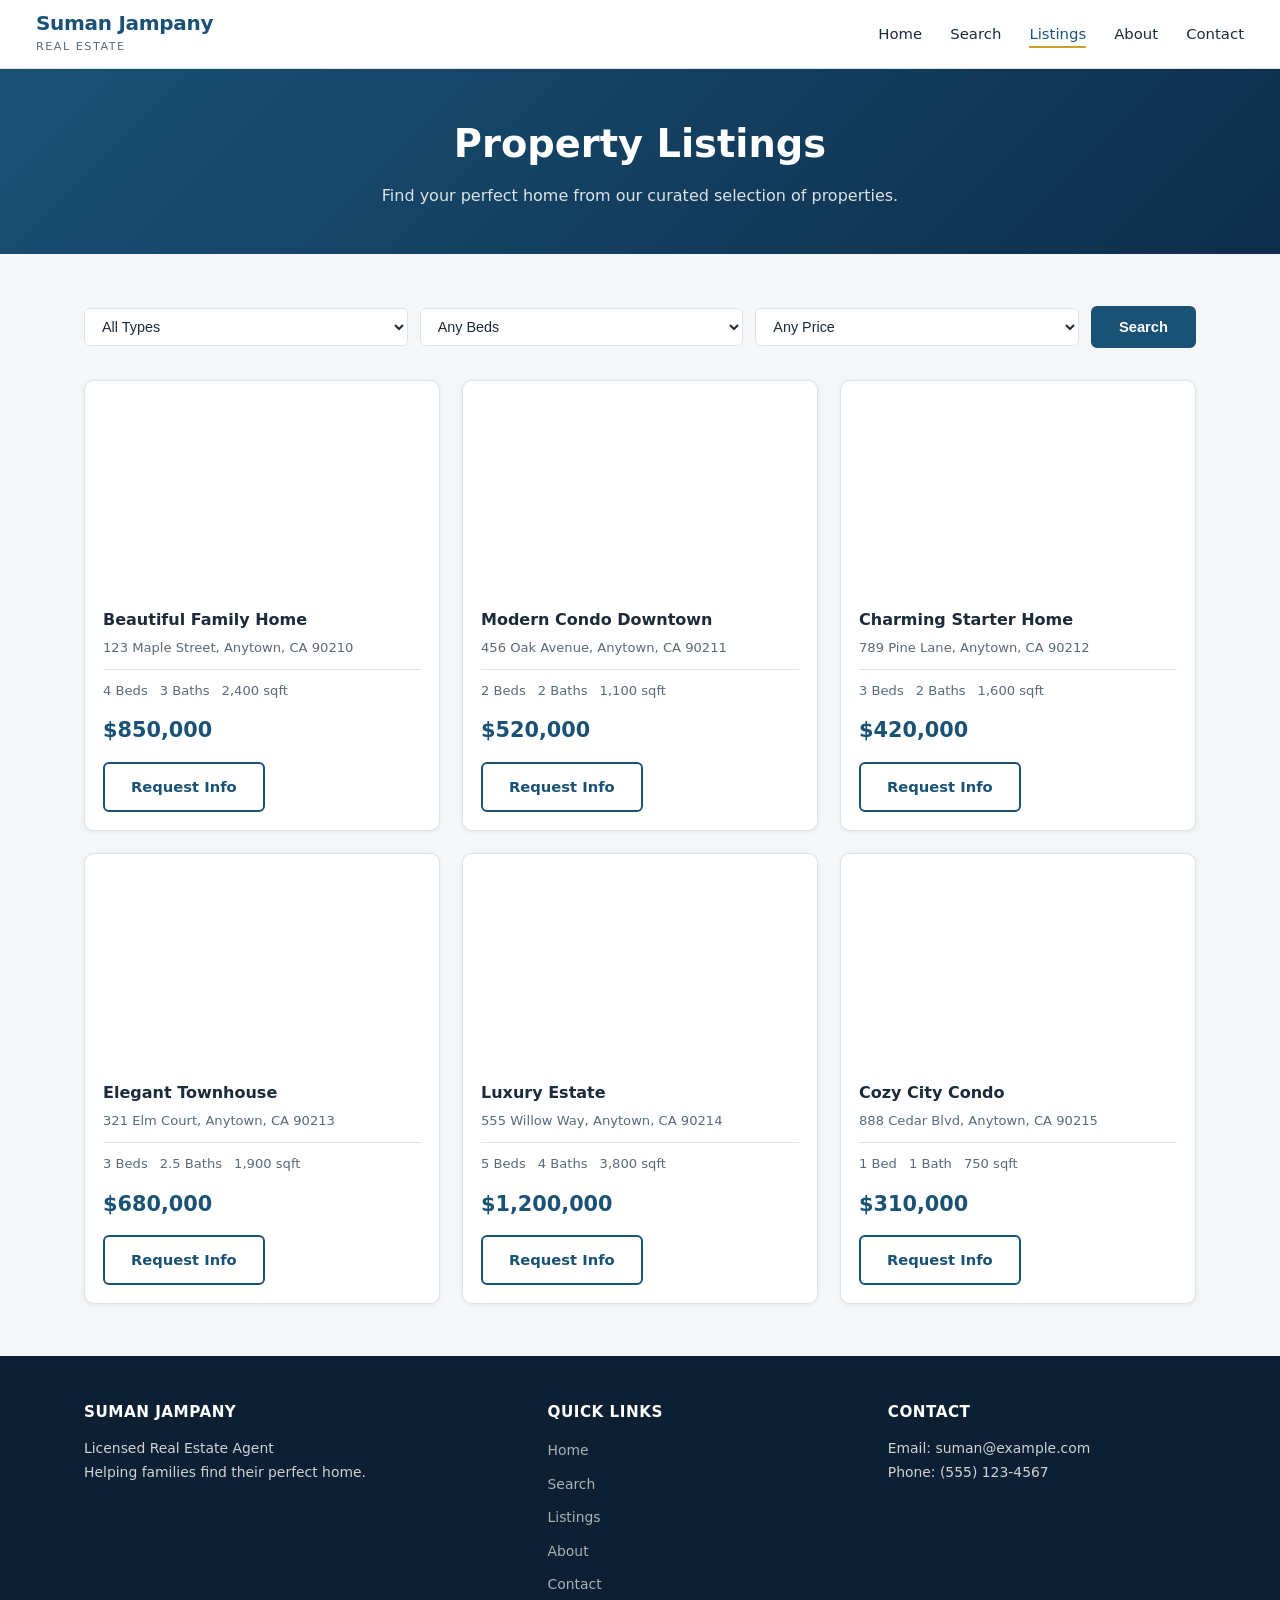
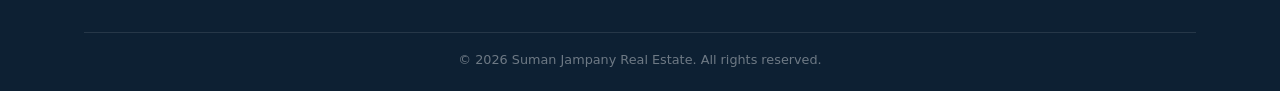
<file: listings.html>
<!DOCTYPE html>
<html lang="en">
<head>
  <meta charset="UTF-8">
  <meta name="viewport" content="width=device-width, initial-scale=1.0">
  <meta name="description" content="Browse current real estate listings with Suman Jampany. Find homes for sale in your area.">
  <title>Listings - Suman Jampany Real Estate</title>
  <link rel="stylesheet" href="css/styles.css">
</head>
<body>
  <header>
    <nav class="navbar">
      <div class="logo">
        <a href="index.html">Suman Jampany</a>
        <span>Real Estate</span>
      </div>
      <button class="nav-toggle" aria-label="Toggle navigation">&#9776;</button>
      <ul class="nav-links">
        <li><a href="index.html">Home</a></li>
        <li><a href="search.html">Search</a></li>
        <li><a href="listings.html" class="active">Listings</a></li>
        <li><a href="about.html">About</a></li>
        <li><a href="contact.html">Contact</a></li>
      </ul>
    </nav>
  </header>

  <main>
    <section class="page-hero">
      <div class="container">
        <h1>Property Listings</h1>
        <p>Find your perfect home from our curated selection of properties.</p>
      </div>
    </section>

    <section class="listings-section">
      <div class="container">
        <div class="listings-filters">
          <select id="filterType">
            <option value="">All Types</option>
            <option value="house">House</option>
            <option value="condo">Condo</option>
            <option value="townhouse">Townhouse</option>
          </select>
          <select id="filterBeds">
            <option value="">Any Beds</option>
            <option value="1">1+</option>
            <option value="2">2+</option>
            <option value="3">3+</option>
            <option value="4">4+</option>
          </select>
          <select id="filterPrice">
            <option value="">Any Price</option>
            <option value="500000">Up to $500K</option>
            <option value="750000">Up to $750K</option>
            <option value="1000000">Up to $1M</option>
          </select>
          <button class="btn btn-primary" onclick="filterListings()">Search</button>
        </div>

        <div class="listings-grid" id="allListings">
          <div class="listing-card" data-type="house" data-beds="4" data-price="850000">
            <div class="listing-image placeholder-img"></div>
            <div class="listing-info">
              <h3>Beautiful Family Home</h3>
              <p class="listing-address">123 Maple Street, Anytown, CA 90210</p>
              <div class="listing-details">
                <span>4 Beds</span><span>3 Baths</span><span>2,400 sqft</span>
              </div>
              <p class="listing-price">$850,000</p>
              <a href="contact.html" class="btn btn-outline">Request Info</a>
            </div>
          </div>
          <div class="listing-card" data-type="condo" data-beds="2" data-price="520000">
            <div class="listing-image placeholder-img"></div>
            <div class="listing-info">
              <h3>Modern Condo Downtown</h3>
              <p class="listing-address">456 Oak Avenue, Anytown, CA 90211</p>
              <div class="listing-details">
                <span>2 Beds</span><span>2 Baths</span><span>1,100 sqft</span>
              </div>
              <p class="listing-price">$520,000</p>
              <a href="contact.html" class="btn btn-outline">Request Info</a>
            </div>
          </div>
          <div class="listing-card" data-type="house" data-beds="3" data-price="420000">
            <div class="listing-image placeholder-img"></div>
            <div class="listing-info">
              <h3>Charming Starter Home</h3>
              <p class="listing-address">789 Pine Lane, Anytown, CA 90212</p>
              <div class="listing-details">
                <span>3 Beds</span><span>2 Baths</span><span>1,600 sqft</span>
              </div>
              <p class="listing-price">$420,000</p>
              <a href="contact.html" class="btn btn-outline">Request Info</a>
            </div>
          </div>
          <div class="listing-card" data-type="townhouse" data-beds="3" data-price="680000">
            <div class="listing-image placeholder-img"></div>
            <div class="listing-info">
              <h3>Elegant Townhouse</h3>
              <p class="listing-address">321 Elm Court, Anytown, CA 90213</p>
              <div class="listing-details">
                <span>3 Beds</span><span>2.5 Baths</span><span>1,900 sqft</span>
              </div>
              <p class="listing-price">$680,000</p>
              <a href="contact.html" class="btn btn-outline">Request Info</a>
            </div>
          </div>
          <div class="listing-card" data-type="house" data-beds="5" data-price="1200000">
            <div class="listing-image placeholder-img"></div>
            <div class="listing-info">
              <h3>Luxury Estate</h3>
              <p class="listing-address">555 Willow Way, Anytown, CA 90214</p>
              <div class="listing-details">
                <span>5 Beds</span><span>4 Baths</span><span>3,800 sqft</span>
              </div>
              <p class="listing-price">$1,200,000</p>
              <a href="contact.html" class="btn btn-outline">Request Info</a>
            </div>
          </div>
          <div class="listing-card" data-type="condo" data-beds="1" data-price="310000">
            <div class="listing-image placeholder-img"></div>
            <div class="listing-info">
              <h3>Cozy City Condo</h3>
              <p class="listing-address">888 Cedar Blvd, Anytown, CA 90215</p>
              <div class="listing-details">
                <span>1 Bed</span><span>1 Bath</span><span>750 sqft</span>
              </div>
              <p class="listing-price">$310,000</p>
              <a href="contact.html" class="btn btn-outline">Request Info</a>
            </div>
          </div>
        </div>
      </div>
    </section>
  </main>

  <footer>
    <div class="container">
      <div class="footer-grid">
        <div class="footer-col">
          <h4>Suman Jampany</h4>
          <p>Licensed Real Estate Agent<br>Helping families find their perfect home.</p>
        </div>
        <div class="footer-col">
          <h4>Quick Links</h4>
          <ul>
            <li><a href="index.html">Home</a></li>
            <li><a href="search.html">Search</a></li>
        <li><a href="listings.html">Listings</a></li>
            <li><a href="about.html">About</a></li>
            <li><a href="contact.html">Contact</a></li>
          </ul>
        </div>
        <div class="footer-col">
          <h4>Contact</h4>
          <p>Email: suman@example.com<br>Phone: (555) 123-4567</p>
        </div>
      </div>
      <p class="footer-bottom">&copy; 2026 Suman Jampany Real Estate. All rights reserved.</p>
    </div>
  </footer>

  <script src="js/scripts.js"></script>
</body>
</html>
</file>
<file: css/styles.css>
/* ── Reset & Base ── */
*, *::before, *::after { box-sizing: border-box; margin: 0; padding: 0; }

:root {
  --primary:      #1a5276;
  --primary-dark: #154360;
  --accent:       #c9a227;
  --accent-light: #f5e6b8;
  --text:         #1c2b3a;
  --text-light:   #5a6a7a;
  --bg-light:     #f4f6f8;
  --white:        #ffffff;
  --border:       #dde3ea;
  --shadow-sm:    0 1px 4px rgba(0,0,0,0.07);
  --shadow:       0 4px 16px rgba(0,0,0,0.09);
  --shadow-lg:    0 8px 32px rgba(0,0,0,0.13);
  --radius:       10px;
  --radius-sm:    6px;
  --transition:   0.2s ease;
}

html { scroll-behavior: smooth; }
body { font-family: 'Segoe UI', system-ui, Arial, sans-serif; color: var(--text); line-height: 1.65; font-size: 16px; }
a { color: var(--primary); text-decoration: none; transition: color var(--transition); }
a:hover { color: var(--accent); }
img { max-width: 100%; display: block; object-fit: cover; }
ul { list-style: none; }

.container { max-width: 1160px; margin: 0 auto; padding: 0 24px; }

/* ── Buttons ── */
.btn {
  display: inline-block; padding: 11px 26px;
  border-radius: var(--radius-sm); font-weight: 600; font-size: 0.92rem;
  cursor: pointer; border: 2px solid transparent;
  transition: background var(--transition), color var(--transition), border-color var(--transition), transform var(--transition);
}
.btn:hover { transform: translateY(-1px); }
.btn-primary  { background: var(--primary);  color: var(--white); border-color: var(--primary); }
.btn-primary:hover  { background: var(--primary-dark); border-color: var(--primary-dark); color: var(--white); }
.btn-secondary { background: transparent; color: var(--white); border-color: rgba(255,255,255,0.8); }
.btn-secondary:hover { background: var(--white); color: var(--primary); border-color: var(--white); }
.btn-outline  { background: transparent; color: var(--primary); border-color: var(--primary); }
.btn-outline:hover  { background: var(--primary); color: var(--white); }
.btn-accent   { background: var(--accent); color: var(--white); border-color: var(--accent); }
.btn-accent:hover   { background: #b8901f; border-color: #b8901f; color: var(--white); }

/* ── Navbar ── */
.navbar {
  display: flex; align-items: center; justify-content: space-between;
  padding: 0 36px; height: 68px;
  background: var(--white); box-shadow: 0 1px 0 var(--border), var(--shadow-sm);
  position: sticky; top: 0; z-index: 100;
}
.logo a { font-size: 1.25rem; font-weight: 800; color: var(--primary); line-height: 1.1; letter-spacing: -0.3px; }
.logo span { font-size: 0.7rem; color: var(--text-light); letter-spacing: 1.5px; text-transform: uppercase; display: block; }
.nav-links { display: flex; gap: 28px; }
.nav-links a { color: var(--text); font-weight: 500; font-size: 0.93rem; padding-bottom: 3px; border-bottom: 2px solid transparent; }
.nav-links a:hover, .nav-links a.active { color: var(--primary); border-bottom-color: var(--accent); }
.nav-toggle { display: none; background: none; border: none; font-size: 1.4rem; cursor: pointer; color: var(--primary); }

/* ── Hero ── */
.hero {
  background: linear-gradient(135deg, var(--primary) 0%, #0d2d4a 100%);
  color: var(--white); padding: 72px 24px; text-align: center; position: relative; overflow: hidden;
}
.hero::before {
  content: ''; position: absolute; inset: 0;
  background: url('https://images.unsplash.com/photo-1600596542815-ffad4c1539a9?w=1400&h=600&fit=crop') center/cover no-repeat;
  opacity: 0.18;
}
.hero-content { position: relative; max-width: 640px; margin: 0 auto; }
.hero h1 { font-size: clamp(2rem, 5vw, 3rem); font-weight: 800; margin-bottom: 14px; line-height: 1.15; }
.hero p { font-size: 1.1rem; opacity: 0.88; margin-bottom: 8px; }

/* Hero inline search */
.hero-search { margin: 24px 0 28px; }
.hero-search-bar {
  display: flex; gap: 0; max-width: 580px; margin: 0 auto;
  background: var(--white); border-radius: var(--radius); overflow: hidden;
  box-shadow: 0 4px 20px rgba(0,0,0,0.25);
}
.hero-search-bar input {
  flex: 1; padding: 15px 18px; border: none; font-size: 1rem;
  color: var(--text); outline: none; background: transparent;
}
.hero-search-bar button { padding: 15px 24px; background: var(--accent); color: var(--white); border: none; font-weight: 700; font-size: 0.95rem; cursor: pointer; white-space: nowrap; transition: background var(--transition); }
.hero-search-bar button:hover { background: #b8901f; }
.hero-buttons { display: flex; gap: 12px; justify-content: center; flex-wrap: wrap; }
.hero-stats { display: flex; gap: 32px; justify-content: center; margin-top: 32px; flex-wrap: wrap; }
.hero-stat { text-align: center; }
.hero-stat strong { display: block; font-size: 1.6rem; font-weight: 800; color: var(--accent); }
.hero-stat span { font-size: 0.8rem; opacity: 0.8; text-transform: uppercase; letter-spacing: 0.5px; }

/* ── Page hero (inner pages) ── */
.page-hero { background: linear-gradient(135deg, var(--primary) 0%, #0d2d4a 100%); color: var(--white); padding: 44px 24px; text-align: center; }
.page-hero h1 { font-size: clamp(1.6rem, 4vw, 2.4rem); font-weight: 800; margin-bottom: 8px; }
.page-hero p { opacity: 0.85; font-size: 1rem; }

/* ── Section headings ── */
section { padding: 52px 0; }
.section-header { text-align: center; margin-bottom: 36px; }
.section-header h2 { font-size: clamp(1.5rem, 3vw, 2rem); font-weight: 800; color: var(--primary); margin-bottom: 8px; }
.section-header p { color: var(--text-light); font-size: 0.97rem; }
.section-header .label {
  display: inline-block; background: var(--accent-light); color: var(--accent);
  font-size: 0.72rem; font-weight: 700; text-transform: uppercase; letter-spacing: 1.5px;
  padding: 4px 12px; border-radius: 20px; margin-bottom: 10px;
}
section h2 { font-size: clamp(1.5rem, 3vw, 2rem); font-weight: 800; color: var(--primary); text-align: center; margin-bottom: 8px; }
.section-subtitle { text-align: center; color: var(--text-light); margin-bottom: 32px; font-size: 0.97rem; }
.section-cta { text-align: center; margin-top: 32px; }

/* ── Services ── */
.services { background: var(--bg-light); }
.services-grid { display: grid; grid-template-columns: repeat(auto-fit, minmax(220px, 1fr)); gap: 20px; margin-top: 32px; }
.service-card {
  background: var(--white); border-radius: var(--radius); padding: 28px 24px;
  text-align: center; box-shadow: var(--shadow-sm); border: 1px solid var(--border);
  transition: transform var(--transition), box-shadow var(--transition);
}
.service-card:hover { transform: translateY(-4px); box-shadow: var(--shadow); }
.service-icon { font-size: 2.4rem; margin-bottom: 12px; }
.service-card h3 { margin-bottom: 8px; color: var(--primary); font-size: 1.05rem; }
.service-card p { color: var(--text-light); font-size: 0.9rem; line-height: 1.6; }

/* ── Listing cards (shared) ── */
.listings-grid { display: grid; grid-template-columns: repeat(auto-fill, minmax(300px, 1fr)); gap: 22px; margin-top: 32px; }
.listing-card { background: var(--white); border-radius: var(--radius); overflow: hidden; box-shadow: var(--shadow-sm); border: 1px solid var(--border); transition: transform var(--transition), box-shadow var(--transition); }
.listing-card:hover { transform: translateY(-4px); box-shadow: var(--shadow); }
.listing-img { width: 100%; height: 210px; object-fit: cover; display: block; }
.listing-image { height: 210px; }
.listing-info { padding: 16px 18px 18px; }
.listing-info h3 { font-size: 1rem; font-weight: 700; margin-bottom: 4px; color: var(--text); }
.listing-address { color: var(--text-light); font-size: 0.82rem; margin-bottom: 10px; display: flex; align-items: center; gap: 4px; }
.listing-details { display: flex; gap: 12px; font-size: 0.82rem; color: var(--text-light); margin-bottom: 12px; border-top: 1px solid var(--border); padding-top: 10px; }
.listing-details span { display: flex; align-items: center; gap: 4px; }
.listing-price { font-size: 1.3rem; font-weight: 800; color: var(--primary); margin-bottom: 14px; }
.listing-badge {
  display: inline-block; font-size: 0.68rem; font-weight: 700; text-transform: uppercase;
  letter-spacing: 0.8px; padding: 3px 9px; border-radius: 20px; margin-bottom: 8px;
}
.badge-new  { background: #e8f5e9; color: #2e7d32; }
.badge-hot  { background: #fdecea; color: #c62828; }
.badge-open { background: #e3f2fd; color: #1565c0; }

/* ── Listings page filters ── */
.listings-section { background: var(--bg-light); }
.listings-filters { display: flex; gap: 12px; flex-wrap: wrap; margin-bottom: 4px; align-items: center; }
.listings-filters select, .listings-filters input { padding: 9px 13px; border: 1px solid var(--border); border-radius: var(--radius-sm); font-size: 0.9rem; background: var(--white); color: var(--text); flex: 1; min-width: 130px; }
.listings-filters select:focus, .listings-filters input:focus { outline: none; border-color: var(--primary); }

/* ── Featured listings (homepage section) ── */
.featured-listings { background: var(--white); }

/* ── Market stats strip ── */
.market-strip { background: var(--primary); color: var(--white); padding: 28px 24px; }
.market-strip-inner { display: flex; justify-content: space-around; flex-wrap: wrap; gap: 20px; max-width: 1160px; margin: 0 auto; }
.market-stat { text-align: center; }
.market-stat strong { display: block; font-size: 1.8rem; font-weight: 800; color: var(--accent); }
.market-stat span { font-size: 0.8rem; opacity: 0.85; text-transform: uppercase; letter-spacing: 0.5px; }

/* ── Why Suman strip ── */
.why-strip { background: var(--bg-light); }
.why-grid { display: grid; grid-template-columns: repeat(auto-fit, minmax(200px, 1fr)); gap: 16px; margin-top: 28px; }
.why-item { display: flex; gap: 14px; align-items: flex-start; background: var(--white); border-radius: var(--radius); padding: 18px; border: 1px solid var(--border); }
.why-icon { font-size: 1.6rem; flex-shrink: 0; }
.why-item h4 { font-size: 0.93rem; font-weight: 700; margin-bottom: 4px; color: var(--primary); }
.why-item p { font-size: 0.83rem; color: var(--text-light); line-height: 1.5; }

/* ── Testimonials ── */
.testimonials { background: var(--white); }
.testimonials-grid { display: grid; grid-template-columns: repeat(auto-fit, minmax(260px, 1fr)); gap: 18px; margin-top: 28px; }
.testimonial-card { background: var(--bg-light); border-left: 4px solid var(--accent); border-radius: var(--radius); padding: 22px; }
.testimonial-card p { font-style: italic; margin-bottom: 12px; color: var(--text); font-size: 0.93rem; line-height: 1.6; }
.testimonial-card cite { color: var(--text-light); font-size: 0.85rem; font-style: normal; font-weight: 600; }
.stars { color: var(--accent); font-size: 0.85rem; margin-bottom: 8px; }

/* ── CTA Banner ── */
.cta-banner { background: linear-gradient(135deg, var(--accent) 0%, #b8901f 100%); text-align: center; padding: 52px 20px; }
.cta-banner h2 { color: var(--white); margin-bottom: 8px; }
.cta-banner p { color: rgba(255,255,255,0.88); margin-bottom: 24px; font-size: 0.97rem; }
.cta-banner .btn-primary { background: var(--white); color: var(--accent); border-color: var(--white); font-weight: 700; }
.cta-banner .btn-primary:hover { background: var(--primary); color: var(--white); border-color: var(--primary); }

/* ── About page ── */
.about-section { background: var(--white); }
.about-grid { display: grid; grid-template-columns: 340px 1fr; gap: 52px; align-items: center; }
.about-img { width: 100%; height: 440px; border-radius: var(--radius); object-fit: cover; box-shadow: var(--shadow-lg); }
.about-content h2 { text-align: left; font-size: 1.9rem; margin-bottom: 12px; }
.about-content .tagline { color: var(--accent); font-weight: 600; font-size: 1rem; margin-bottom: 14px; }
.about-content p { color: var(--text-light); margin-bottom: 14px; font-size: 0.95rem; line-height: 1.7; }
.stats-row { display: flex; gap: 24px; margin-top: 24px; flex-wrap: wrap; }
.stat { text-align: center; background: var(--bg-light); border-radius: var(--radius-sm); padding: 14px 20px; border: 1px solid var(--border); }
.stat strong { display: block; font-size: 1.8rem; color: var(--primary); font-weight: 800; }
.stat span { font-size: 0.78rem; color: var(--text-light); }
.values-section { background: var(--bg-light); }

/* ── Contact page ── */
.contact-section { background: var(--white); }
.contact-grid { display: grid; grid-template-columns: 1fr 1.6fr; gap: 48px; }
.contact-info h2, .contact-form-wrapper h2 { text-align: left; margin-bottom: 20px; font-size: 1.4rem; }
.contact-item { margin-bottom: 20px; }
.contact-item strong { display: block; color: var(--primary); margin-bottom: 3px; font-size: 0.88rem; text-transform: uppercase; letter-spacing: 0.5px; }
.contact-item a { color: var(--text); }
.contact-item a:hover { color: var(--primary); }
.contact-form { display: flex; flex-direction: column; gap: 16px; }
.form-group { display: flex; flex-direction: column; gap: 5px; }
.form-group label { font-weight: 600; font-size: 0.87rem; color: var(--text); }
.form-group input, .form-group select, .form-group textarea {
  padding: 10px 13px; border: 1px solid var(--border); border-radius: var(--radius-sm);
  font-size: 0.93rem; font-family: inherit; color: var(--text); transition: border-color var(--transition);
  background: var(--white);
}
.form-group input:focus, .form-group select:focus, .form-group textarea:focus { outline: none; border-color: var(--primary); box-shadow: 0 0 0 3px rgba(26,82,118,0.08); }
.form-status { font-size: 0.88rem; margin-top: 4px; }
.form-status.success { color: #2e7d32; }
.form-status.error   { color: #c62828; }

/* ── Footer ── */
footer { background: #0d2033; color: rgba(255,255,255,0.8); padding: 44px 0 20px; }
.footer-grid { display: grid; grid-template-columns: 1.4fr 1fr 1fr; gap: 32px; margin-bottom: 28px; }
footer h4 { color: var(--white); margin-bottom: 12px; font-size: 0.95rem; text-transform: uppercase; letter-spacing: 0.5px; }
footer p { font-size: 0.87rem; line-height: 1.7; }
footer ul li { margin-bottom: 7px; }
footer a { color: rgba(255,255,255,0.65); font-size: 0.87rem; }
footer a:hover { color: var(--accent); }
.footer-brand { font-size: 1.1rem; font-weight: 800; color: var(--white); margin-bottom: 6px; }
.footer-tagline { color: rgba(255,255,255,0.5); font-size: 0.82rem; }
.footer-social { display: flex; gap: 10px; margin-top: 14px; }
.footer-social a { display: flex; align-items: center; justify-content: center; width: 32px; height: 32px; background: rgba(255,255,255,0.08); border-radius: 50%; font-size: 0.9rem; color: rgba(255,255,255,0.7); transition: background var(--transition); }
.footer-social a:hover { background: var(--accent); color: var(--white); }
.footer-bottom { border-top: 1px solid rgba(255,255,255,0.1); padding-top: 16px; text-align: center; font-size: 0.8rem; color: rgba(255,255,255,0.4); }

/* ── City pills (listings section) ── */
.city-pill {
  padding: 7px 18px;
  border: 1px solid var(--border);
  border-radius: 20px;
  background: var(--white);
  font-size: 0.85rem;
  font-weight: 600;
  color: var(--text);
  cursor: pointer;
  transition: all var(--transition);
}
.city-pill:hover { border-color: var(--primary); color: var(--primary); }
.city-pill.active { background: var(--primary); border-color: var(--primary); color: var(--white); }

/* ── Responsive ── */
@media (max-width: 860px) {
  .about-grid { grid-template-columns: 1fr; }
  .about-img { height: 300px; }
  .contact-grid { grid-template-columns: 1fr; }
  .footer-grid { grid-template-columns: 1fr 1fr; }
}
@media (max-width: 640px) {
  .navbar { padding: 0 16px; }
  .nav-toggle { display: block; }
  .nav-links { display: none; flex-direction: column; gap: 0; position: absolute; top: 68px; left: 0; right: 0; background: var(--white); box-shadow: var(--shadow); padding: 8px 0; z-index: 99; }
  .nav-links.open { display: flex; }
  .nav-links a { padding: 12px 24px; border-bottom: none; }
  .hero { padding: 52px 16px; }
  .hero-buttons { flex-direction: column; align-items: center; }
  .hero-stats { gap: 20px; }
  .footer-grid { grid-template-columns: 1fr; }
  .listings-grid { grid-template-columns: 1fr; }
  section { padding: 40px 0; }
}
@media (max-width: 400px) {
  .stats-row { flex-direction: column; }
}
</file>
<file: css/listings.css>
/* ── Featured Listings Page ── */

/* Filter bar */
.fl-filter-bar {
  background: var(--white);
  border-bottom: 1px solid var(--border);
  padding: 14px 24px;
  display: flex;
  align-items: center;
  justify-content: space-between;
  flex-wrap: wrap;
  gap: 12px;
  position: sticky;
  top: 68px;
  z-index: 50;
  box-shadow: var(--shadow-sm);
}
.fl-filter-inner {
  display: flex;
  gap: 10px;
  flex-wrap: wrap;
  align-items: center;
}
.fl-filter-inner select {
  padding: 8px 12px;
  border: 1px solid var(--border);
  border-radius: var(--radius-sm);
  font-size: 0.88rem;
  color: var(--text);
  background: var(--white);
  cursor: pointer;
  min-width: 130px;
}
.fl-filter-inner select:focus { outline: none; border-color: var(--primary); }
.fl-count {
  font-size: 0.85rem;
  color: var(--text-light);
  white-space: nowrap;
}

/* Section */
.fl-section { background: var(--bg-light); padding: 32px 0 48px; }

/* Grid — 2 columns on wide, 1 on mobile */
.fl-grid {
  display: grid;
  grid-template-columns: repeat(auto-fill, minmax(500px, 1fr));
  gap: 24px;
}

/* Card */
.fl-card {
  background: var(--white);
  border-radius: var(--radius);
  overflow: hidden;
  box-shadow: var(--shadow-sm);
  border: 1px solid var(--border);
  display: grid;
  grid-template-columns: 300px 1fr;
  transition: transform var(--transition), box-shadow var(--transition);
}
.fl-card:hover { transform: translateY(-3px); box-shadow: var(--shadow-lg); }

/* Image panel */
.fl-img-wrap {
  position: relative;
  overflow: hidden;
}
.fl-img-wrap img {
  width: 100%;
  height: 100%;
  min-height: 240px;
  object-fit: cover;
  display: block;
  transition: transform 0.4s ease;
}
.fl-card:hover .fl-img-wrap img { transform: scale(1.03); }

.fl-badge {
  position: absolute;
  top: 12px; left: 12px;
  font-size: 0.68rem;
  font-weight: 700;
  text-transform: uppercase;
  letter-spacing: 0.8px;
  padding: 4px 10px;
  border-radius: 20px;
  white-space: nowrap;
}
.badge-new  { background: #e8f5e9; color: #2e7d32; }
.badge-hot  { background: #fff3e0; color: #e65100; }
.badge-open { background: #e3f2fd; color: #1565c0; }

.fl-save {
  position: absolute;
  top: 10px; right: 10px;
  background: rgba(255,255,255,0.9);
  border: none;
  border-radius: 50%;
  width: 34px; height: 34px;
  font-size: 1rem;
  cursor: pointer;
  display: flex; align-items: center; justify-content: center;
  transition: transform var(--transition), background var(--transition);
  box-shadow: 0 1px 4px rgba(0,0,0,0.15);
}
.fl-save:hover { transform: scale(1.15); background: var(--white); }

/* Info panel */
.fl-info {
  padding: 20px 22px 20px;
  display: flex;
  flex-direction: column;
  gap: 6px;
}
.fl-price {
  font-size: 1.5rem;
  font-weight: 800;
  color: var(--primary);
  line-height: 1;
}
.fl-title {
  font-size: 1.05rem;
  font-weight: 700;
  color: var(--text);
  line-height: 1.3;
}
.fl-addr {
  font-size: 0.82rem;
  color: var(--text-light);
  margin-top: 2px;
}
.fl-specs {
  display: flex;
  flex-wrap: wrap;
  gap: 10px;
  font-size: 0.82rem;
  color: var(--text-light);
  padding: 8px 0;
  border-top: 1px solid var(--border);
  border-bottom: 1px solid var(--border);
  margin: 4px 0;
}
.fl-desc {
  font-size: 0.85rem;
  color: var(--text-light);
  line-height: 1.6;
  flex: 1;
}
.fl-tags {
  display: flex;
  flex-wrap: wrap;
  gap: 6px;
}
.fl-tags span {
  background: var(--accent-light);
  color: #7a5c00;
  font-size: 0.7rem;
  font-weight: 600;
  padding: 3px 9px;
  border-radius: 20px;
}
.fl-actions {
  display: flex;
  gap: 8px;
  margin-top: 4px;
}
.fl-actions .btn {
  padding: 9px 14px;
  font-size: 0.82rem;
  flex: 1;
  text-align: center;
}

/* Empty state */
.fl-empty {
  grid-column: 1 / -1;
  text-align: center;
  padding: 60px 20px;
  color: var(--text-light);
}
.fl-empty h3 { color: var(--text); font-size: 1.2rem; margin-bottom: 8px; }

/* Responsive */
@media (max-width: 900px) {
  .fl-grid { grid-template-columns: 1fr; }
  .fl-card { grid-template-columns: 1fr; }
  .fl-img-wrap img { min-height: 220px; height: 220px; }
  .fl-filter-bar { top: 0; }
}
@media (max-width: 500px) {
  .fl-filter-inner { flex-direction: column; width: 100%; }
  .fl-filter-inner select { min-width: unset; width: 100%; }
  .fl-actions { flex-direction: column; }
}
</file>
